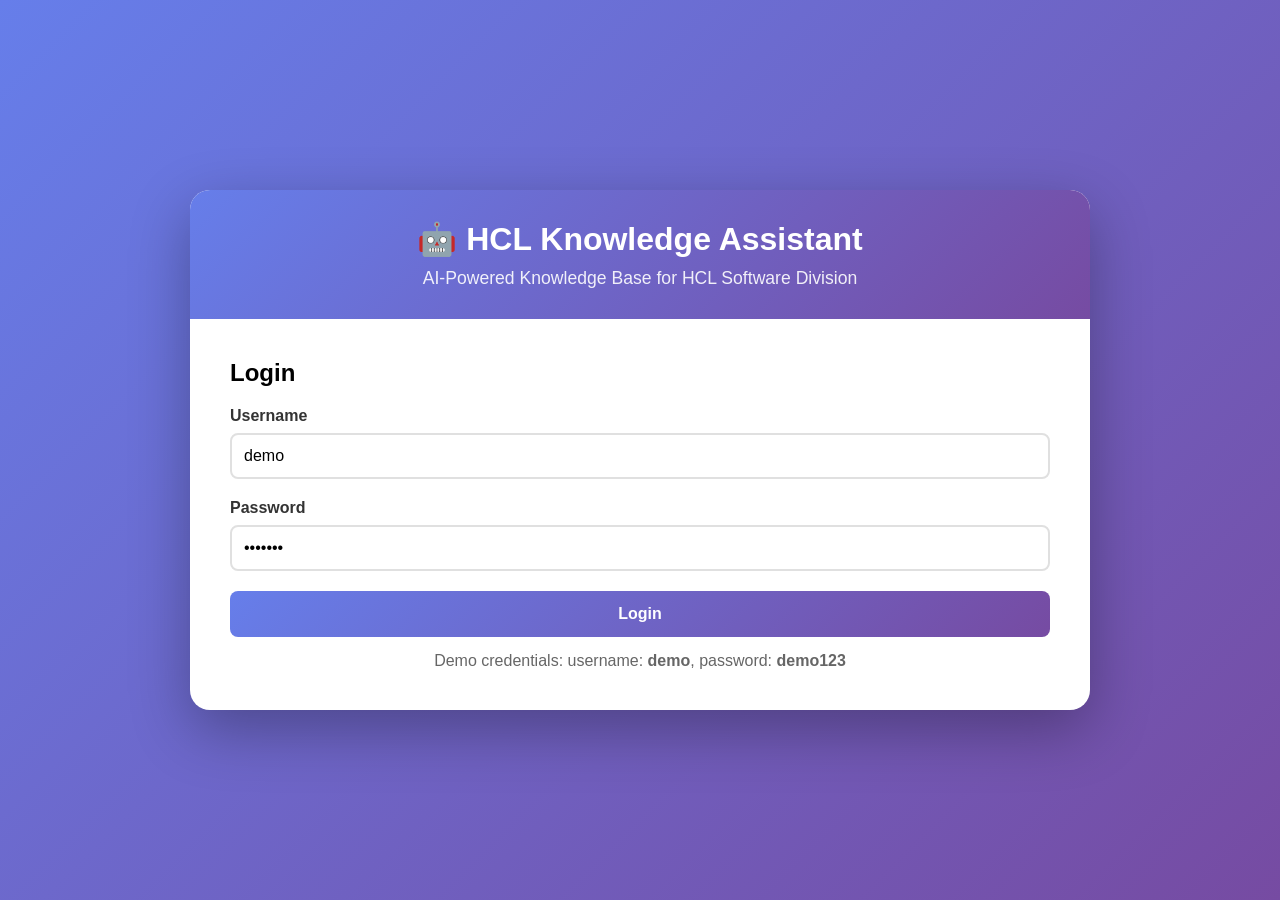
<file: day10_project/frontend/index.html>
<!doctype html>
<html lang="en">
  <head>
    <meta charset="UTF-8" />
    <meta name="viewport" content="width=device-width, initial-scale=1.0" />
    <title>HCL Knowledge Assistant</title>
    <style>
      * {
        margin: 0;
        padding: 0;
        box-sizing: border-box;
      }

      body {
        font-family: "Segoe UI", Tahoma, Geneva, Verdana, sans-serif;
        background: linear-gradient(135deg, #667eea 0%, #764ba2 100%);
        min-height: 100vh;
        display: flex;
        justify-content: center;
        align-items: center;
        padding: 20px;
      }

      .container {
        background: white;
        border-radius: 20px;
        box-shadow: 0 20px 60px rgba(0, 0, 0, 0.3);
        max-width: 900px;
        width: 100%;
        overflow: hidden;
      }

      .header {
        background: linear-gradient(135deg, #667eea 0%, #764ba2 100%);
        color: white;
        padding: 30px;
        text-align: center;
      }

      .header h1 {
        font-size: 2em;
        margin-bottom: 10px;
      }

      .header p {
        opacity: 0.9;
        font-size: 1.1em;
      }

      .login-section {
        padding: 40px;
        display: none;
      }

      .login-section.active {
        display: block;
      }

      .chat-section {
        display: none;
      }

      .chat-section.active {
        display: block;
      }

      .input-group {
        margin-bottom: 20px;
      }

      .input-group label {
        display: block;
        margin-bottom: 8px;
        font-weight: 600;
        color: #333;
      }

      .input-group input,
      .input-group select {
        width: 100%;
        padding: 12px;
        border: 2px solid #e0e0e0;
        border-radius: 8px;
        font-size: 1em;
        transition: border-color 0.3s;
      }

      .input-group input:focus,
      .input-group select:focus {
        outline: none;
        border-color: #667eea;
      }

      .btn {
        background: linear-gradient(135deg, #667eea 0%, #764ba2 100%);
        color: white;
        padding: 14px 30px;
        border: none;
        border-radius: 8px;
        font-size: 1em;
        font-weight: 600;
        cursor: pointer;
        width: 100%;
        transition: transform 0.2s;
      }

      .btn:hover {
        transform: translateY(-2px);
      }

      .btn:active {
        transform: translateY(0);
      }

      .chat-container {
        height: 500px;
        overflow-y: auto;
        padding: 20px;
        background: #f8f9fa;
      }

      .message {
        margin-bottom: 20px;
        padding: 15px;
        border-radius: 12px;
        max-width: 80%;
        animation: fadeIn 0.3s;
      }

      @keyframes fadeIn {
        from {
          opacity: 0;
          transform: translateY(10px);
        }
        to {
          opacity: 1;
          transform: translateY(0);
        }
      }

      .message.user {
        background: linear-gradient(135deg, #667eea 0%, #764ba2 100%);
        color: white;
        margin-left: auto;
      }

      .message.assistant {
        background: white;
        box-shadow: 0 2px 8px rgba(0, 0, 0, 0.1);
      }

      .message.assistant .sources {
        margin-top: 10px;
        padding-top: 10px;
        border-top: 1px solid #e0e0e0;
        font-size: 0.9em;
        color: #666;
      }

      .input-area {
        padding: 20px;
        background: white;
        border-top: 1px solid #e0e0e0;
        display: flex;
        gap: 10px;
      }

      .input-area input {
        flex: 1;
        padding: 12px;
        border: 2px solid #e0e0e0;
        border-radius: 8px;
        font-size: 1em;
      }

      .input-area button {
        padding: 12px 24px;
        background: linear-gradient(135deg, #667eea 0%, #764ba2 100%);
        color: white;
        border: none;
        border-radius: 8px;
        cursor: pointer;
        font-weight: 600;
      }

      .stats {
        padding: 20px;
        display: grid;
        grid-template-columns: repeat(auto-fit, minmax(150px, 1fr));
        gap: 15px;
        background: #f8f9fa;
      }

      .stat-card {
        background: white;
        padding: 15px;
        border-radius: 8px;
        text-align: center;
        box-shadow: 0 2px 8px rgba(0, 0, 0, 0.1);
      }

      .stat-card .value {
        font-size: 2em;
        font-weight: bold;
        color: #667eea;
      }

      .stat-card .label {
        font-size: 0.9em;
        color: #666;
        margin-top: 5px;
      }

      .mode-selector {
        padding: 20px;
        background: white;
      }

      .error {
        background: #fee;
        color: #c33;
        padding: 15px;
        border-radius: 8px;
        margin-bottom: 20px;
      }

      .loading {
        text-align: center;
        padding: 20px;
        color: #667eea;
      }
    </style>
  </head>
  <body>
    <div class="container">
      <div class="header">
        <h1>🤖 HCL Knowledge Assistant</h1>
        <p>AI-Powered Knowledge Base for HCL Software Division</p>
      </div>

      <!-- Login Section -->
      <div class="login-section active" id="loginSection">
        <h2 style="margin-bottom: 20px">Login</h2>
        <div id="loginError" class="error" style="display: none"></div>
        <div class="input-group">
          <label>Username</label>
          <input
            type="text"
            id="username"
            placeholder="Enter username"
            value="demo"
          />
        </div>
        <div class="input-group">
          <label>Password</label>
          <input
            type="password"
            id="password"
            placeholder="Enter password"
            value="demo123"
          />
        </div>
        <button class="btn" onclick="login()">Login</button>
        <p style="margin-top: 15px; text-align: center; color: #666">
          Demo credentials: username: <strong>demo</strong>, password:
          <strong>demo123</strong>
        </p>
      </div>

      <!-- Chat Section -->
      <div class="chat-section" id="chatSection">
        <div class="stats" id="stats">
          <div class="stat-card">
            <div class="value">0</div>
            <div class="label">Queries Today</div>
          </div>
          <div class="stat-card">
            <div class="value">RAG</div>
            <div class="label">Current Mode</div>
          </div>
          <div class="stat-card">
            <div class="value">Online</div>
            <div class="label">Status</div>
          </div>
        </div>

        <div class="mode-selector">
          <label><strong>Query Mode:</strong></label>
          <select
            id="queryMode"
            style="
              width: 100%;
              padding: 10px;
              margin-top: 10px;
              border-radius: 8px;
            "
          >
            <option value="rag">RAG - Document Retrieval</option>
            <option value="agent">Agent - Intelligent Assistant</option>
            <option value="hybrid">Hybrid - Best of Both</option>
          </select>
        </div>

        <div class="chat-container" id="chatContainer">
          <div class="message assistant">
            <strong>HCL Assistant</strong>
            <p>Hello! I'm your HCL Knowledge Assistant. I can help you with:</p>
            <ul style="margin-top: 10px; margin-left: 20px">
              <li>Product information (DX, Domino, AppScan, etc.)</li>
              <li>Employee policies and benefits</li>
              <li>IT support and troubleshooting</li>
              <li>Company information and contacts</li>
            </ul>
            <p style="margin-top: 10px">
              Try asking: "What is the leave policy?" or "Tell me about HCL DX"
            </p>
          </div>
        </div>

        <div class="input-area">
          <input
            type="text"
            id="queryInput"
            placeholder="Ask me anything about HCL..."
            onkeypress="if (event.key === 'Enter') sendQuery();"
          />
          <button onclick="sendQuery()">Send</button>
        </div>
      </div>
    </div>

    <script>
      let token = null;

      // 1. ROBUST LOGIN FUNCTION
      async function login() {
        const username = document.getElementById("username").value;
        const password = document.getElementById("password").value;
        const errorDiv = document.getElementById("loginError");
        const btn = document.querySelector(".login-section .btn");

        // Show loading state on button
        btn.textContent = "Logging in...";
        btn.disabled = true;

        try {
          const formData = new FormData();
          formData.append("username", username);
          formData.append("password", password);

          const response = await fetch(
            "http://localhost:8000/api/v1/auth/login",
            {
              method: "POST",
              body: formData,
            },
          );

          if (response.ok) {
            const data = await response.json();
            token = data.access_token;

            // Switch screens
            document.getElementById("loginSection").classList.remove("active");
            document.getElementById("chatSection").classList.add("active");

            // Load stats immediately
            loadStats();
          } else {
            errorDiv.textContent = "Invalid credentials. Try: demo/demo123";
            errorDiv.style.display = "block";
            btn.textContent = "Login";
            btn.disabled = false;
          }
        } catch (error) {
          errorDiv.textContent =
            "Error connecting to server. Is Docker running?";
          errorDiv.style.display = "block";
          btn.textContent = "Login";
          btn.disabled = false;
          console.error("Login Error:", error);
        }
      }

      // 2. FIXED QUERY FUNCTION (No more 'null' errors)
      async function sendQuery() {
        const input = document.getElementById("queryInput");
        const query = input.value.trim();

        if (!query) return;

        const chatContainer = document.getElementById("chatContainer");
        const mode = document.getElementById("queryMode").value;

        // Add USER message
        // We use 'insertAdjacentHTML' instead of 'innerHTML +=' to prevent breaking existing elements
        chatContainer.insertAdjacentHTML(
          "beforeend",
          `
                <div class="message user">
                    <strong>You</strong>
                    <p>${query}</p>
                </div>
            `,
        );

        // Add LOADING indicator
        const loadingId = "loading-" + Date.now();
        chatContainer.insertAdjacentHTML(
          "beforeend",
          `<div class="loading" id="${loadingId}">🤔 Thinking...</div>`,
        );
        chatContainer.scrollTop = chatContainer.scrollHeight;

        input.value = "";

        try {
          // FETCH Request
          const response = await fetch("http://localhost:8000/api/v1/query", {
            method: "POST",
            headers: {
              "Content-Type": "application/json",
              Authorization: `Bearer ${token}`,
            },
            body: JSON.stringify({
              query: query,
              mode: mode,
              max_results: 5,
            }),
          });

          // Remove loading safely
          const loader = document.getElementById(loadingId);
          if (loader) loader.remove();

          if (response.ok) {
            const data = await response.json();

            // Format the confidence score
            const confidence = data.confidence
              ? (data.confidence * 100).toFixed(0) + "%"
              : "N/A";
            const time = data.processing_time
              ? data.processing_time.toFixed(2) + "s"
              : "0s";

            chatContainer.insertAdjacentHTML(
              "beforeend",
              `
                        <div class="message assistant">
                            <strong>HCL Assistant</strong>
                            <p>${data.answer.replace(/\n/g, "<br>")}</p>
                            <div class="sources">
                                <strong>Sources:</strong> ${data.sources.length} items found (${data.mode_used} mode)
                                <br><small>Confidence: ${confidence} | Time: ${time}</small>
                            </div>
                        </div>
                    `,
            );
          } else {
            throw new Error(`Server responded with ${response.status}`);
          }
        } catch (error) {
          // Safe error handling - ensure loader is gone
          const loader = document.getElementById(loadingId);
          if (loader) loader.remove();

          console.error("Query Error:", error);
          chatContainer.insertAdjacentHTML(
            "beforeend",
            `
                    <div class="message assistant">
                        <strong>Error</strong>
                        <p>Could not reach the AI. Is the backend running?</p>
                        <small style="color:red">${error.message}</small>
                    </div>
                `,
          );
        }

        chatContainer.scrollTop = chatContainer.scrollHeight;
      }

      // 3. STATS FUNCTION
      async function loadStats() {
        try {
          const response = await fetch("http://localhost:8000/api/v1/stats", {
            headers: { Authorization: `Bearer ${token}` },
          });

          if (response.ok) {
            const data = await response.json();
            const statsDiv = document.getElementById("stats");
            statsDiv.innerHTML = `
                        <div class="stat-card">
                            <div class="value">${data.total_queries || 0}</div>
                            <div class="label">Queries Today</div>
                        </div>
                        <div class="stat-card">
                            <div class="value">Active</div>
                            <div class="label">System Status</div>
                        </div>
                        <div class="stat-card">
                            <div class="value" style="color:green">Online</div>
                            <div class="label">AI Engine</div>
                        </div>
                    `;
          }
        } catch (error) {
          console.log("Stats not available yet");
        }
      }
    </script>
  </body>
</html>
</file>
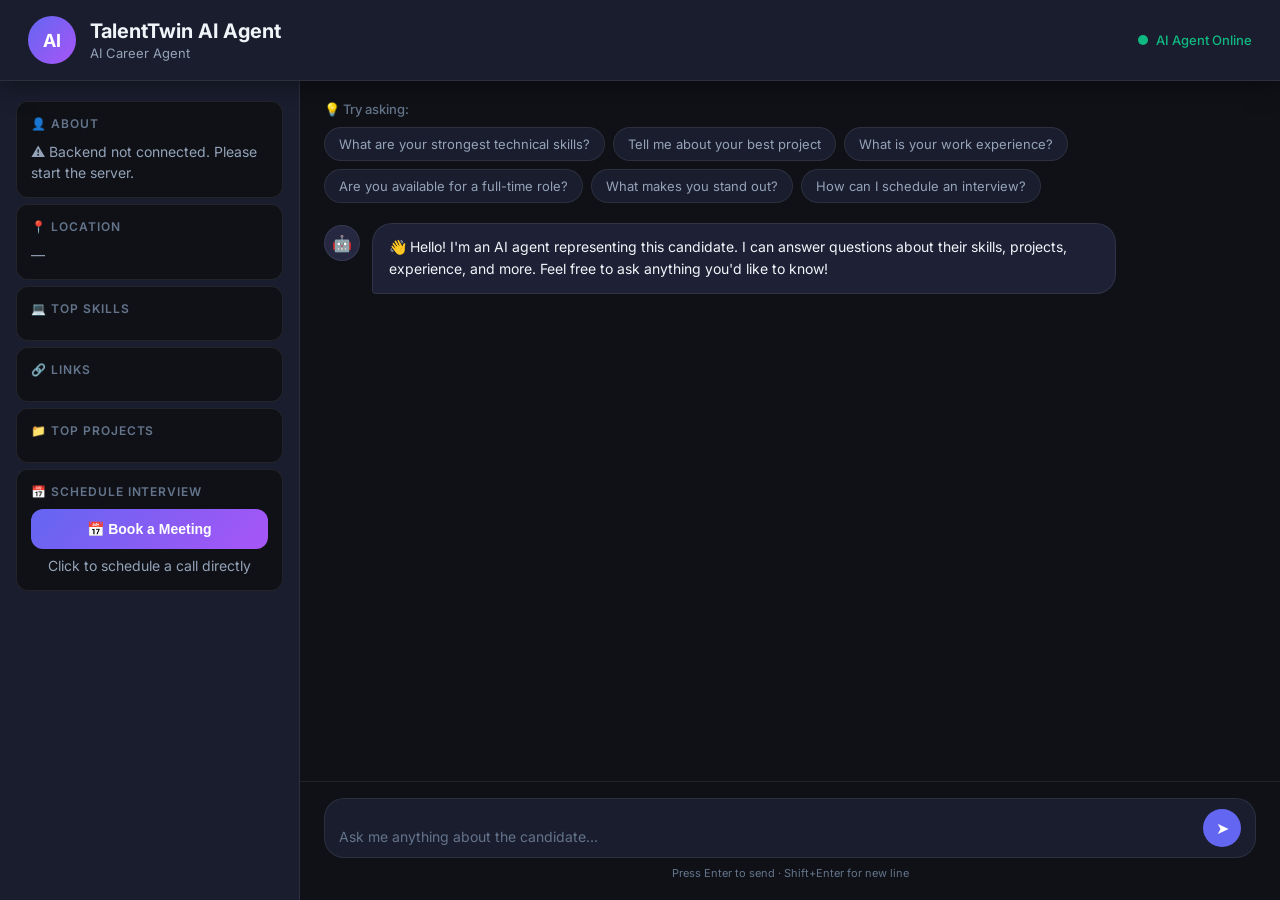
<file: milestone9/frontend/index.html>
<!DOCTYPE html>
<html lang="en">
<head>
  <meta charset="UTF-8" />
  <meta name="viewport" content="width=device-width, initial-scale=1.0" />
  <title>TalentTwin — AI Career Agent</title>
  <link rel="stylesheet" href="styles.css" />
  <!-- Google Fonts for clean typography -->
  <link href="https://fonts.googleapis.com/css2?family=Inter:wght@400;500;600;700&display=swap" rel="stylesheet" />
</head>

<body>

  <!-- ════════════════════════════════════════════
       HEADER — Name, title, status
  ════════════════════════════════════════════ -->
  <header class="header">
    <div class="header-left">
      <!-- Avatar circle with initials (filled by JS) -->
      <div class="avatar" id="avatar">AI</div>
      <div class="header-info">
        <h1 id="candidate-name">Loading profile...</h1>
        <p id="candidate-title">AI Career Agent</p>
      </div>
    </div>
    <div class="header-right">
      <!-- Green dot = AI is online and ready -->
      <span class="status-dot"></span>
      <span class="status-text">AI Agent Online</span>
    </div>
  </header>

  <!-- ════════════════════════════════════════════
       MAIN LAYOUT — Sidebar + Chat
  ════════════════════════════════════════════ -->
  <div class="app-container">

    <!-- LEFT SIDEBAR — Profile info -->
    <aside class="sidebar">
      <div class="sidebar-section">
        <h3>👤 About</h3>
        <p id="bio-text">Loading...</p>
      </div>

      <div class="sidebar-section">
        <h3>📍 Location</h3>
        <p id="location-text">—</p>
      </div>

      <div class="sidebar-section">
        <h3>💻 Top Skills</h3>
        <div id="skills-tags" class="tags-container"></div>
      </div>

      <div class="sidebar-section">
        <h3>🔗 Links</h3>
        <div id="links-container"></div>
      </div>

      <div class="sidebar-section">
        <h3>📁 Top Projects</h3>
        <div id="projects-list"></div>
      </div>

      <!-- ── CALENDLY BUTTON ── -->
      <div class="sidebar-section">
        <h3>📅 Schedule Interview</h3>
        <button class="calendly-btn" id="calendly-btn" onclick="openCalendly()">
          📅 Book a Meeting
        </button>
        <p class="calendly-hint">Click to schedule a call directly</p>
      </div>
    </aside>

    <!-- RIGHT PANEL — Chat Interface -->
    <main class="chat-panel">

      <!-- Suggested questions (quick-start buttons) -->
      <div class="suggestions" id="suggestions">
        <p class="suggestions-label">💡 Try asking:</p>
        <div class="suggestions-grid">
          <button class="suggestion-btn" onclick="sendSuggestion('What are your strongest technical skills?')">
            What are your strongest technical skills?
          </button>
          <button class="suggestion-btn" onclick="sendSuggestion('Tell me about your best GitHub project')">
            Tell me about your best project
          </button>
          <button class="suggestion-btn" onclick="sendSuggestion('What is your work experience?')">
            What is your work experience?
          </button>
          <button class="suggestion-btn" onclick="sendSuggestion('Are you available for a full-time role?')">
            Are you available for a full-time role?
          </button>
          <button class="suggestion-btn" onclick="sendSuggestion('What makes you stand out from other candidates?')">
            What makes you stand out?
          </button>
          <button class="suggestion-btn" onclick="sendSuggestion('How can I schedule an interview?')">
            How can I schedule an interview?
          </button>
        </div>
      </div>

      <!-- Chat messages area -->
      <div class="chat-messages" id="chat-messages">
        <!-- Messages are added here dynamically by app.js -->
      </div>

      <!-- Input area at the bottom -->
      <div class="chat-input-area">
        <div class="input-wrapper">
          <textarea
            id="question-input"
            class="question-input"
            placeholder="Ask me anything about the candidate..."
            rows="1"
            onkeydown="handleKeyDown(event)"
            oninput="autoResize(this)"
          ></textarea>
          <button class="send-btn" id="send-btn" onclick="sendMessage()">
            <span id="send-icon">➤</span>
          </button>
        </div>
        <p class="input-hint">Press Enter to send · Shift+Enter for new line</p>
      </div>

    </main>
  </div>

  <!-- ════════════════════════════════════════════
       CALENDLY MODAL — Opens when button clicked
  ════════════════════════════════════════════ -->
  <div class="modal-overlay" id="calendly-modal" onclick="closeCalendly(event)">
    <div class="modal-content">
      <div class="modal-header">
        <h2>📅 Schedule an Interview</h2>
        <button class="modal-close" onclick="closeCalendly()">✕</button>
      </div>
      <!-- Calendly embed goes here -->
      <div id="calendly-embed-container">
        <!-- The Calendly widget is loaded dynamically by JS -->
      </div>
    </div>
  </div>

  <script src="app.js"></script>
</body>
</html>
</file>
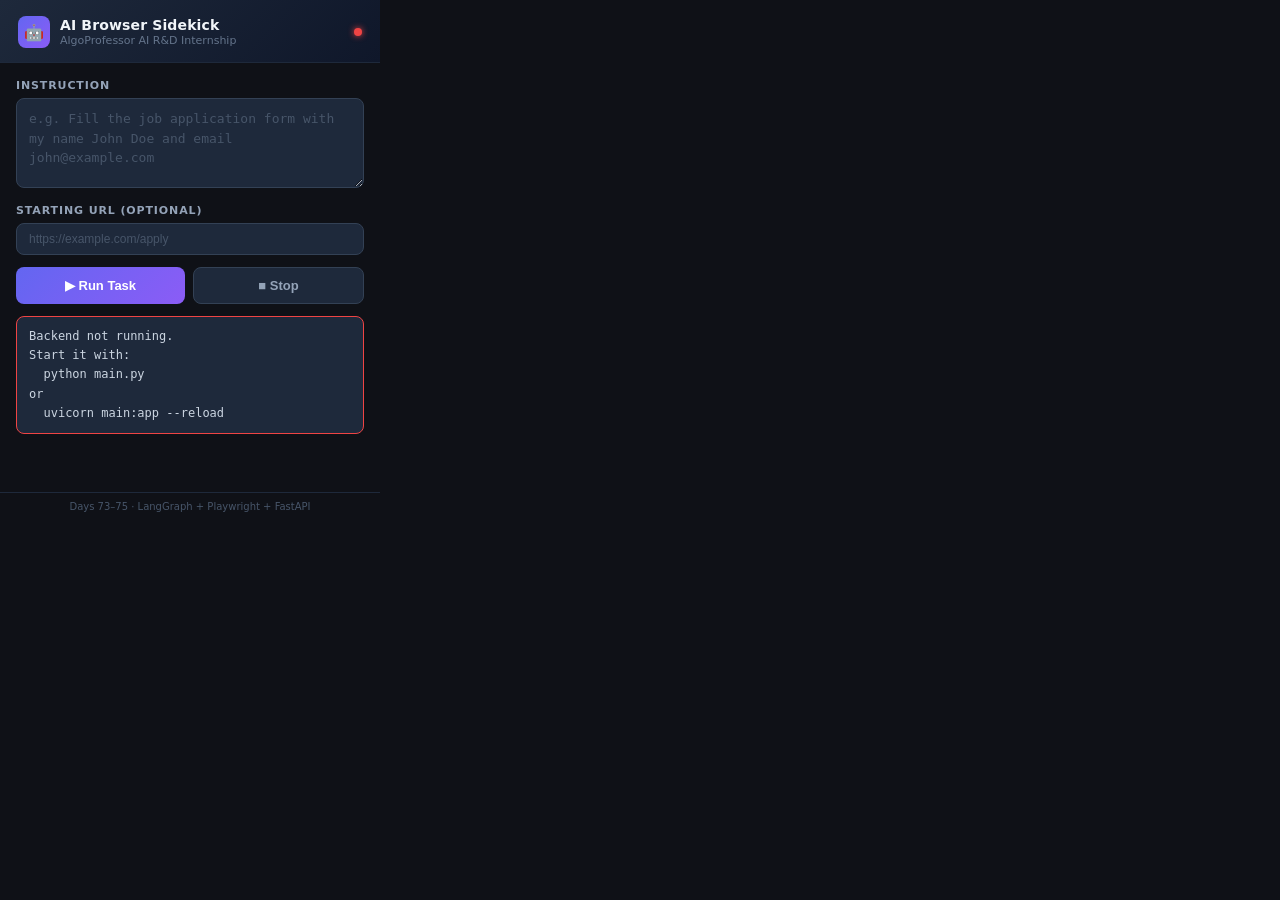
<file: milestone 11/extension/popup.html>
<!doctype html>
<html lang="en">
  <head>
    <meta charset="UTF-8" />
    <meta name="viewport" content="width=device-width, initial-scale=1.0" />
    <title>AI Browser Sidekick</title>
    <style>
      /* ── Reset & Base ──────────────────────────────────────────────────── */
      *,
      *::before,
      *::after {
        box-sizing: border-box;
        margin: 0;
        padding: 0;
      }

      body {
        width: 380px;
        min-height: 520px;
        font-family: "Segoe UI", system-ui, sans-serif;
        background: #0f1117;
        color: #e2e8f0;
        display: flex;
        flex-direction: column;
      }

      /* ── Header ────────────────────────────────────────────────────────── */
      .header {
        background: linear-gradient(135deg, #1e293b 0%, #0f172a 100%);
        padding: 16px 18px 14px;
        border-bottom: 1px solid #1e293b;
        display: flex;
        align-items: center;
        gap: 10px;
      }

      .header-icon {
        width: 32px;
        height: 32px;
        background: linear-gradient(135deg, #6366f1, #8b5cf6);
        border-radius: 8px;
        display: flex;
        align-items: center;
        justify-content: center;
        font-size: 16px;
      }

      .header-text h1 {
        font-size: 14px;
        font-weight: 700;
        color: #f1f5f9;
        letter-spacing: 0.01em;
      }

      .header-text p {
        font-size: 11px;
        color: #64748b;
        margin-top: 1px;
      }

      .status-dot {
        margin-left: auto;
        width: 8px;
        height: 8px;
        border-radius: 50%;
        background: #22c55e;
        box-shadow: 0 0 6px #22c55e;
      }
      .status-dot.offline {
        background: #ef4444;
        box-shadow: 0 0 6px #ef4444;
      }

      /* ── Main Content ──────────────────────────────────────────────────── */
      .main {
        flex: 1;
        padding: 16px;
        display: flex;
        flex-direction: column;
        gap: 12px;
      }

      /* ── Instruction Input ─────────────────────────────────────────────── */
      .input-group label {
        display: block;
        font-size: 11px;
        font-weight: 600;
        color: #94a3b8;
        text-transform: uppercase;
        letter-spacing: 0.08em;
        margin-bottom: 6px;
      }

      #instruction {
        width: 100%;
        min-height: 90px;
        background: #1e293b;
        border: 1px solid #334155;
        border-radius: 8px;
        color: #f1f5f9;
        font-size: 13px;
        line-height: 1.5;
        padding: 10px 12px;
        resize: vertical;
        outline: none;
        transition: border-color 0.2s;
      }
      #instruction:focus {
        border-color: #6366f1;
      }
      #instruction::placeholder {
        color: #475569;
      }

      /* ── URL Input ─────────────────────────────────────────────────────── */
      #url-input {
        width: 100%;
        background: #1e293b;
        border: 1px solid #334155;
        border-radius: 8px;
        color: #f1f5f9;
        font-size: 12px;
        padding: 8px 12px;
        outline: none;
        transition: border-color 0.2s;
      }
      #url-input:focus {
        border-color: #6366f1;
      }
      #url-input::placeholder {
        color: #475569;
      }

      /* ── Buttons ───────────────────────────────────────────────────────── */
      .btn-row {
        display: flex;
        gap: 8px;
      }

      .btn {
        flex: 1;
        padding: 10px;
        border: none;
        border-radius: 8px;
        font-size: 13px;
        font-weight: 600;
        cursor: pointer;
        transition: all 0.15s;
      }

      .btn-primary {
        background: linear-gradient(135deg, #6366f1, #8b5cf6);
        color: white;
      }
      .btn-primary:hover {
        transform: translateY(-1px);
        box-shadow: 0 4px 12px rgba(99, 102, 241, 0.4);
      }
      .btn-primary:active {
        transform: translateY(0);
      }
      .btn-primary:disabled {
        opacity: 0.5;
        cursor: not-allowed;
        transform: none;
      }

      .btn-secondary {
        background: #1e293b;
        border: 1px solid #334155;
        color: #94a3b8;
      }
      .btn-secondary:hover {
        background: #334155;
        color: #e2e8f0;
      }

      /* ── Progress Panel ────────────────────────────────────────────────── */
      #progress-panel {
        background: #1e293b;
        border: 1px solid #334155;
        border-radius: 8px;
        padding: 10px 12px;
        display: none;
        flex-direction: column;
        gap: 6px;
      }
      #progress-panel.visible {
        display: flex;
      }

      .progress-header {
        display: flex;
        align-items: center;
        gap: 6px;
        font-size: 11px;
        font-weight: 600;
        color: #94a3b8;
        text-transform: uppercase;
        letter-spacing: 0.08em;
      }

      .spinner {
        width: 12px;
        height: 12px;
        border: 2px solid #334155;
        border-top-color: #6366f1;
        border-radius: 50%;
        animation: spin 0.8s linear infinite;
      }
      @keyframes spin {
        to {
          transform: rotate(360deg);
        }
      }

      #steps-list {
        list-style: none;
        display: flex;
        flex-direction: column;
        gap: 4px;
        max-height: 180px;
        overflow-y: auto;
      }

      #steps-list li {
        font-size: 11px;
        color: #94a3b8;
        padding: 4px 6px;
        border-radius: 4px;
        background: #0f1117;
        border-left: 2px solid #334155;
        word-break: break-word;
      }
      #steps-list li.done {
        border-left-color: #22c55e;
        color: #86efac;
      }
      #steps-list li.error {
        border-left-color: #ef4444;
        color: #fca5a5;
      }
      #steps-list li.thinking {
        border-left-color: #6366f1;
        color: #a5b4fc;
        font-style: italic;
      }
      #steps-list li.tool {
        border-left-color: #f59e0b;
        color: #fcd34d;
      }

            /* ── Result Panel ──────────────────────────────────────────────────── */
      #result-panel {
        background: #1e293b;
        border: 1px solid #334155;
        border-radius: 8px;
        padding: 10px 12px;
        display: none;
      }
      #result-panel.visible {
        display: block;
      }
      #result-panel.success {
        border-color: #22c55e;
      }
      #result-panel.error {
        border-color: #ef4444;
      }

      #result-text {
        font-size: 12px;
        line-height: 1.6;
        color: #cbd5e1;
        white-space: pre-wrap;
        word-break: break-word;
      }

      /* ── Footer ────────────────────────────────────────────────────────── */
      .footer {
        padding: 8px 16px;
        border-top: 1px solid #1e293b;
        font-size: 10px;
        color: #475569;
        text-align: center;
      }

      /* ── Scrollbar ─────────────────────────────────────────────────────── */
      ::-webkit-scrollbar {
        width: 4px;
      }
      ::-webkit-scrollbar-track {
        background: transparent;
      }
      ::-webkit-scrollbar-thumb {
        background: #334155;
        border-radius: 2px;
      }
    </style>
  </head>
  <body>
    <!-- Header -->
    <div class="header">
      <div class="header-icon">🤖</div>
      <div class="header-text">
        <h1>AI Browser Sidekick</h1>
        <p>AlgoProfessor AI R&D Internship</p>
      </div>
      <div class="status-dot" id="status-dot" title="Backend status"></div>
    </div>

    <!-- Main -->
    <div class="main">
      <!-- Instruction -->
      <div class="input-group">
        <label>Instruction</label>
        <textarea
          id="instruction"
          placeholder="e.g. Fill the job application form with my name John Doe and email john@example.com"
        ></textarea>
      </div>

      <!-- URL -->
      <div class="input-group">
        <label>Starting URL (optional)</label>
        <input
          type="url"
          id="url-input"
          placeholder="https://example.com/apply"
        />
      </div>

      <!-- Buttons -->
      <div class="btn-row">
        <button class="btn btn-primary" id="run-btn">▶ Run Task</button>
        <button class="btn btn-secondary" id="stop-btn">■ Stop</button>
      </div>

      <!-- Progress -->
      <div id="progress-panel">
        <div class="progress-header">
          <div class="spinner" id="spinner"></div>
          <span>Agent working...</span>
        </div>
        <ul id="steps-list"></ul>
      </div>

      <!-- Result -->
      <div id="result-panel">
        <pre id="result-text"></pre>
      </div>
    </div>

    <!-- Footer -->
    <div class="footer">Days 73–75 · LangGraph + Playwright + FastAPI</div>

    <script src="popup.js"></script>
  </body>
</html>
</file>
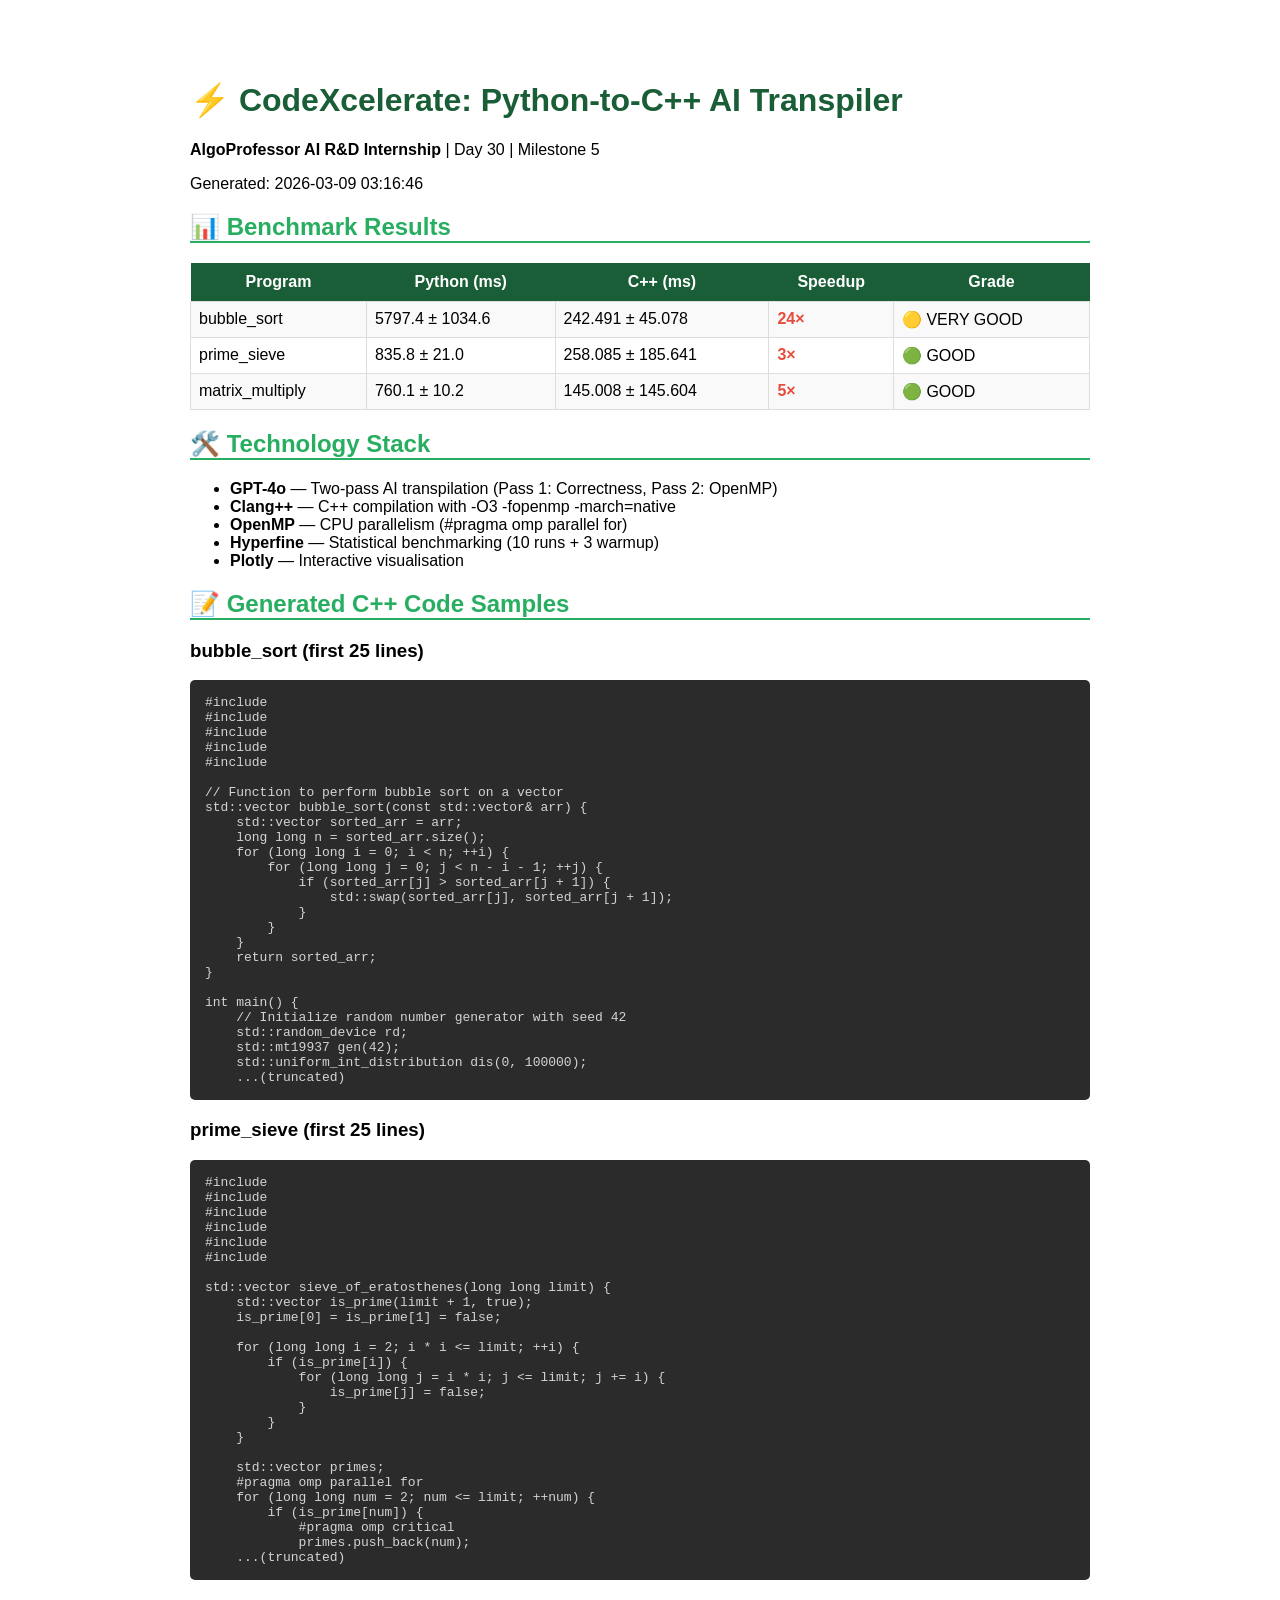
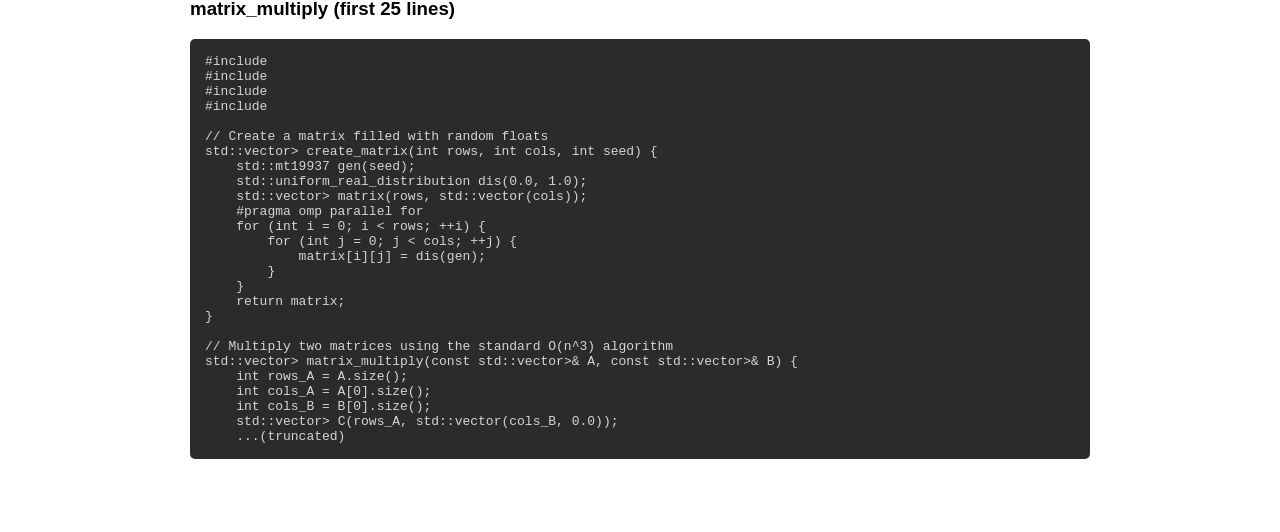
<file: Milestone_5/output/codexcelerate_report_20260309_031646.html>
<!DOCTYPE html>
<html>
<head>
    <title>CodeXcelerate — Day 30 Milestone Report</title>
    <style>
        body { font-family: Arial, sans-serif; max-width: 900px; margin: 40px auto; padding: 20px; }
        h1   { color: #1a5e38; }
        h2   { color: #27ae60; border-bottom: 2px solid #27ae60; }
        table { border-collapse: collapse; width: 100%; margin: 20px 0; }
        th    { background: #1a5e38; color: white; padding: 10px; }
        td    { border: 1px solid #ddd; padding: 8px; }
        tr:nth-child(even) { background: #f9f9f9; }
        .speedup { font-weight: bold; color: #e74c3c; }
        pre  { background: #2b2b2b; color: #d4d4d4; padding: 15px; border-radius: 5px; overflow-x: auto; }
    </style>
</head>
<body>
    <h1>⚡ CodeXcelerate: Python-to-C++ AI Transpiler</h1>
    <p><strong>AlgoProfessor AI R&D Internship</strong> | Day 30 | Milestone 5</p>
    <p>Generated: 2026-03-09 03:16:46</p>

    <h2>📊 Benchmark Results</h2>
    <table>
        <tr><th>Program</th><th>Python (ms)</th><th>C++ (ms)</th><th>Speedup</th><th>Grade</th></tr>

        <tr>
            <td>bubble_sort</td>
            <td>5797.4 ± 1034.6</td>
            <td>242.491 ± 45.078</td>
            <td class='speedup'>24×</td>
            <td>🟡 VERY GOOD</td>
        </tr>
        <tr>
            <td>prime_sieve</td>
            <td>835.8 ± 21.0</td>
            <td>258.085 ± 185.641</td>
            <td class='speedup'>3×</td>
            <td>🟢 GOOD</td>
        </tr>
        <tr>
            <td>matrix_multiply</td>
            <td>760.1 ± 10.2</td>
            <td>145.008 ± 145.604</td>
            <td class='speedup'>5×</td>
            <td>🟢 GOOD</td>
        </tr>
    </table>

    <h2>🛠️ Technology Stack</h2>
    <ul>
        <li><strong>GPT-4o</strong> — Two-pass AI transpilation (Pass 1: Correctness, Pass 2: OpenMP)</li>
        <li><strong>Clang++</strong> — C++ compilation with -O3 -fopenmp -march=native</li>
        <li><strong>OpenMP</strong> — CPU parallelism (#pragma omp parallel for)</li>
        <li><strong>Hyperfine</strong> — Statistical benchmarking (10 runs + 3 warmup)</li>
        <li><strong>Plotly</strong> — Interactive visualisation</li>
    </ul>

    <h2>📝 Generated C++ Code Samples</h2>

    <h3>bubble_sort (first 25 lines)</h3>
    <pre>#include <omp.h>
#include <iostream>
#include <vector>
#include <random>
#include <algorithm>

// Function to perform bubble sort on a vector
std::vector<long long> bubble_sort(const std::vector<long long>& arr) {
    std::vector<long long> sorted_arr = arr;
    long long n = sorted_arr.size();
    for (long long i = 0; i < n; ++i) {
        for (long long j = 0; j < n - i - 1; ++j) {
            if (sorted_arr[j] > sorted_arr[j + 1]) {
                std::swap(sorted_arr[j], sorted_arr[j + 1]);
            }
        }
    }
    return sorted_arr;
}

int main() {
    // Initialize random number generator with seed 42
    std::random_device rd;
    std::mt19937 gen(42);
    std::uniform_int_distribution<long long> dis(0, 100000);
    ...(truncated)</pre>
    
    <h3>prime_sieve (first 25 lines)</h3>
    <pre>#include <omp.h>
#include <iostream>
#include <vector>
#include <random>
#include <numeric>
#include <algorithm>

std::vector<long long> sieve_of_eratosthenes(long long limit) {
    std::vector<bool> is_prime(limit + 1, true);
    is_prime[0] = is_prime[1] = false;

    for (long long i = 2; i * i <= limit; ++i) {
        if (is_prime[i]) {
            for (long long j = i * i; j <= limit; j += i) {
                is_prime[j] = false;
            }
        }
    }

    std::vector<long long> primes;
    #pragma omp parallel for
    for (long long num = 2; num <= limit; ++num) {
        if (is_prime[num]) {
            #pragma omp critical
            primes.push_back(num);
    ...(truncated)</pre>
    
    <h3>matrix_multiply (first 25 lines)</h3>
    <pre>#include <omp.h>
#include <iostream>
#include <vector>
#include <random>

// Create a matrix filled with random floats
std::vector<std::vector<double>> create_matrix(int rows, int cols, int seed) {
    std::mt19937 gen(seed);
    std::uniform_real_distribution<double> dis(0.0, 1.0);
    std::vector<std::vector<double>> matrix(rows, std::vector<double>(cols));
    #pragma omp parallel for
    for (int i = 0; i < rows; ++i) {
        for (int j = 0; j < cols; ++j) {
            matrix[i][j] = dis(gen);
        }
    }
    return matrix;
}

// Multiply two matrices using the standard O(n^3) algorithm
std::vector<std::vector<double>> matrix_multiply(const std::vector<std::vector<double>>& A, const std::vector<std::vector<double>>& B) {
    int rows_A = A.size();
    int cols_A = A[0].size();
    int cols_B = B[0].size();
    std::vector<std::vector<double>> C(rows_A, std::vector<double>(cols_B, 0.0));
    ...(truncated)</pre>
    </body></html>
</file>
<file: milestone9/frontend/styles.css>
/* ═══════════════════════════════════════════
   TalentTwin AI Agent — Stylesheet
   Clean, professional, dark-themed UI
   ═══════════════════════════════════════════ */

/* ── CSS Variables (Design Tokens) ── */
:root {
  --bg-primary:    #0f1117;   /* Main background (very dark) */
  --bg-secondary:  #1a1d2e;   /* Cards and panels */
  --bg-tertiary:   #252840;   /* Hover states, input backgrounds */
  --accent:        #6366f1;   /* Purple/indigo brand color */
  --accent-light:  #818cf8;   /* Lighter accent for hover */
  --accent-glow:   rgba(99, 102, 241, 0.15); /* Soft glow */
  --text-primary:  #f1f5f9;   /* Main text */
  --text-secondary:#94a3b8;   /* Muted text */
  --text-muted:    #64748b;   /* Very muted text */
  --border:        rgba(255, 255, 255, 0.08); /* Subtle borders */
  --success:       #10b981;   /* Green for online status */
  --user-bubble:   #6366f1;   /* User message bubble color */
  --ai-bubble:     #1e2035;   /* AI message bubble color */
  --radius:        12px;      /* Standard border radius */
  --radius-lg:     20px;      /* Large border radius */
  --shadow:        0 4px 24px rgba(0,0,0,0.4);
}

/* ── Reset & Base ── */
*, *::before, *::after {
  box-sizing: border-box;
  margin: 0;
  padding: 0;
}

body {
  font-family: 'Inter', -apple-system, BlinkMacSystemFont, sans-serif;
  background: var(--bg-primary);
  color: var(--text-primary);
  height: 100vh;
  overflow: hidden;
  display: flex;
  flex-direction: column;
}

/* ════════════════════════════════════════════
   HEADER
   ════════════════════════════════════════════ */
.header {
  display: flex;
  align-items: center;
  justify-content: space-between;
  padding: 16px 28px;
  background: var(--bg-secondary);
  border-bottom: 1px solid var(--border);
  box-shadow: var(--shadow);
  z-index: 10;
  flex-shrink: 0;
}

.header-left {
  display: flex;
  align-items: center;
  gap: 14px;
}

.avatar {
  width: 48px;
  height: 48px;
  border-radius: 50%;
  background: linear-gradient(135deg, var(--accent), #a855f7);
  display: flex;
  align-items: center;
  justify-content: center;
  font-weight: 700;
  font-size: 18px;
  color: white;
  flex-shrink: 0;
}

.header-info h1 {
  font-size: 20px;
  font-weight: 700;
  color: var(--text-primary);
  line-height: 1.2;
}

.header-info p {
  font-size: 13px;
  color: var(--text-secondary);
  margin-top: 2px;
}

.header-right {
  display: flex;
  align-items: center;
  gap: 8px;
}

.status-dot {
  width: 10px;
  height: 10px;
  border-radius: 50%;
  background: var(--success);
  animation: pulse 2s infinite;
}

@keyframes pulse {
  0%, 100% { opacity: 1; transform: scale(1); }
  50%       { opacity: 0.6; transform: scale(0.85); }
}

.status-text {
  font-size: 13px;
  color: var(--success);
  font-weight: 500;
}

/* ════════════════════════════════════════════
   MAIN LAYOUT
   ════════════════════════════════════════════ */
.app-container {
  display: flex;
  flex: 1;
  overflow: hidden;
}

/* ════════════════════════════════════════════
   SIDEBAR
   ════════════════════════════════════════════ */
.sidebar {
  width: 300px;
  flex-shrink: 0;
  background: var(--bg-secondary);
  border-right: 1px solid var(--border);
  overflow-y: auto;
  padding: 20px 16px;
  display: flex;
  flex-direction: column;
  gap: 6px;
}

/* Custom scrollbar */
.sidebar::-webkit-scrollbar { width: 4px; }
.sidebar::-webkit-scrollbar-track { background: transparent; }
.sidebar::-webkit-scrollbar-thumb { background: var(--border); border-radius: 4px; }

.sidebar-section {
  padding: 14px;
  background: var(--bg-primary);
  border-radius: var(--radius);
  border: 1px solid var(--border);
}

.sidebar-section h3 {
  font-size: 12px;
  font-weight: 600;
  text-transform: uppercase;
  letter-spacing: 0.08em;
  color: var(--text-muted);
  margin-bottom: 10px;
}

.sidebar-section p {
  font-size: 14px;
  color: var(--text-secondary);
  line-height: 1.5;
}

/* ── Tags (Skills) ── */
.tags-container {
  display: flex;
  flex-wrap: wrap;
  gap: 6px;
}

.tag {
  padding: 4px 10px;
  background: var(--accent-glow);
  border: 1px solid var(--accent);
  border-radius: 20px;
  font-size: 12px;
  color: var(--accent-light);
  font-weight: 500;
}

/* ── Links ── */
.link-item {
  display: flex;
  align-items: center;
  gap: 8px;
  padding: 6px 0;
  border-bottom: 1px solid var(--border);
  text-decoration: none;
  color: var(--accent-light);
  font-size: 13px;
  transition: color 0.2s;
}
.link-item:last-child { border-bottom: none; }
.link-item:hover { color: white; }

/* ── Projects ── */
.project-item {
  padding: 8px 0;
  border-bottom: 1px solid var(--border);
}
.project-item:last-child { border-bottom: none; }

.project-name {
  font-size: 13px;
  font-weight: 600;
  color: var(--text-primary);
  text-decoration: none;
}
.project-name:hover { color: var(--accent-light); }

.project-desc {
  font-size: 12px;
  color: var(--text-muted);
  margin-top: 3px;
  line-height: 1.4;
}

.project-meta {
  display: flex;
  gap: 10px;
  margin-top: 4px;
  font-size: 11px;
  color: var(--text-muted);
}

/* ── Calendly Button ── */
.calendly-btn {
  width: 100%;
  padding: 12px;
  background: linear-gradient(135deg, var(--accent), #a855f7);
  color: white;
  border: none;
  border-radius: var(--radius);
  font-size: 14px;
  font-weight: 600;
  cursor: pointer;
  transition: transform 0.2s, opacity 0.2s;
}
.calendly-btn:hover { opacity: 0.9; transform: translateY(-1px); }
.calendly-btn:active { transform: translateY(0); }

.calendly-hint {
  font-size: 11px;
  color: var(--text-muted);
  text-align: center;
  margin-top: 6px;
}

/* ════════════════════════════════════════════
   CHAT PANEL
   ════════════════════════════════════════════ */
.chat-panel {
  flex: 1;
  display: flex;
  flex-direction: column;
  overflow: hidden;
  position: relative;
}

/* ── Suggestions ── */
.suggestions {
  padding: 20px 24px 0;
  flex-shrink: 0;
}

.suggestions-label {
  font-size: 13px;
  color: var(--text-muted);
  margin-bottom: 10px;
  font-weight: 500;
}

.suggestions-grid {
  display: flex;
  flex-wrap: wrap;
  gap: 8px;
}

.suggestion-btn {
  padding: 8px 14px;
  background: var(--bg-secondary);
  border: 1px solid var(--border);
  border-radius: 20px;
  color: var(--text-secondary);
  font-size: 13px;
  cursor: pointer;
  transition: all 0.2s;
  font-family: inherit;
}
.suggestion-btn:hover {
  border-color: var(--accent);
  color: var(--accent-light);
  background: var(--accent-glow);
}

/* ── Messages ── */
.chat-messages {
  flex: 1;
  overflow-y: auto;
  padding: 20px 24px;
  display: flex;
  flex-direction: column;
  gap: 16px;
}

.chat-messages::-webkit-scrollbar { width: 4px; }
.chat-messages::-webkit-scrollbar-track { background: transparent; }
.chat-messages::-webkit-scrollbar-thumb { background: var(--border); border-radius: 4px; }

/* Message row */
.message {
  display: flex;
  gap: 12px;
  max-width: 85%;
  animation: fadeIn 0.3s ease;
}

@keyframes fadeIn {
  from { opacity: 0; transform: translateY(8px); }
  to   { opacity: 1; transform: translateY(0); }
}

.message.user {
  align-self: flex-end;
  flex-direction: row-reverse;
}

.message.ai {
  align-self: flex-start;
}

/* Avatar in chat */
.msg-avatar {
  width: 36px;
  height: 36px;
  border-radius: 50%;
  display: flex;
  align-items: center;
  justify-content: center;
  font-size: 16px;
  flex-shrink: 0;
  margin-top: 2px;
}

.message.user .msg-avatar {
  background: var(--user-bubble);
}

.message.ai .msg-avatar {
  background: var(--bg-tertiary);
  border: 1px solid var(--border);
}

/* Bubble */
.msg-bubble {
  padding: 12px 16px;
  border-radius: var(--radius-lg);
  font-size: 14px;
  line-height: 1.6;
  max-width: 100%;
  word-break: break-word;
}

.message.user .msg-bubble {
  background: var(--user-bubble);
  color: white;
  border-bottom-right-radius: 4px;
}

.message.ai .msg-bubble {
  background: var(--ai-bubble);
  color: var(--text-primary);
  border: 1px solid var(--border);
  border-bottom-left-radius: 4px;
}

/* Typing indicator (three bouncing dots) */
.typing-indicator {
  display: flex;
  gap: 5px;
  align-items: center;
  padding: 6px 0;
}
.typing-indicator span {
  width: 8px;
  height: 8px;
  background: var(--text-muted);
  border-radius: 50%;
  animation: bounce 1.2s infinite;
}
.typing-indicator span:nth-child(2) { animation-delay: 0.2s; }
.typing-indicator span:nth-child(3) { animation-delay: 0.4s; }

@keyframes bounce {
  0%, 80%, 100% { transform: translateY(0); }
  40%           { transform: translateY(-8px); }
}

/* ── Input Area ── */
.chat-input-area {
  padding: 16px 24px 20px;
  border-top: 1px solid var(--border);
  background: var(--bg-primary);
  flex-shrink: 0;
}

.input-wrapper {
  display: flex;
  gap: 10px;
  align-items: flex-end;
  background: var(--bg-secondary);
  border: 1px solid var(--border);
  border-radius: var(--radius-lg);
  padding: 10px 14px;
  transition: border-color 0.2s;
}
.input-wrapper:focus-within {
  border-color: var(--accent);
}

.question-input {
  flex: 1;
  background: transparent;
  border: none;
  outline: none;
  color: var(--text-primary);
  font-size: 14px;
  font-family: inherit;
  resize: none;
  max-height: 120px;
  line-height: 1.5;
}
.question-input::placeholder { color: var(--text-muted); }

.send-btn {
  width: 38px;
  height: 38px;
  border-radius: 50%;
  background: var(--accent);
  border: none;
  color: white;
  font-size: 16px;
  cursor: pointer;
  display: flex;
  align-items: center;
  justify-content: center;
  flex-shrink: 0;
  transition: background 0.2s, transform 0.1s;
}
.send-btn:hover  { background: var(--accent-light); }
.send-btn:active { transform: scale(0.95); }
.send-btn:disabled { background: var(--text-muted); cursor: not-allowed; }

.input-hint {
  font-size: 11px;
  color: var(--text-muted);
  text-align: center;
  margin-top: 8px;
}

/* ════════════════════════════════════════════
   MODAL (Calendly popup)
   ════════════════════════════════════════════ */
.modal-overlay {
  position: fixed;
  inset: 0;
  background: rgba(0, 0, 0, 0.7);
  display: none;           /* hidden by default */
  align-items: center;
  justify-content: center;
  z-index: 100;
  backdrop-filter: blur(4px);
}

.modal-overlay.open {
  display: flex;           /* visible when .open class added */
}

.modal-content {
  background: var(--bg-secondary);
  border: 1px solid var(--border);
  border-radius: var(--radius-lg);
  width: 90%;
  max-width: 700px;
  max-height: 85vh;
  overflow: hidden;
  box-shadow: var(--shadow);
  animation: slideUp 0.3s ease;
}

@keyframes slideUp {
  from { transform: translateY(30px); opacity: 0; }
  to   { transform: translateY(0);    opacity: 1; }
}

.modal-header {
  display: flex;
  align-items: center;
  justify-content: space-between;
  padding: 20px 24px;
  border-bottom: 1px solid var(--border);
}

.modal-header h2 {
  font-size: 18px;
  font-weight: 600;
}

.modal-close {
  background: transparent;
  border: 1px solid var(--border);
  color: var(--text-secondary);
  width: 32px;
  height: 32px;
  border-radius: 50%;
  cursor: pointer;
  font-size: 14px;
  display: flex;
  align-items: center;
  justify-content: center;
  transition: background 0.2s;
}
.modal-close:hover { background: var(--bg-tertiary); color: white; }

#calendly-embed-container {
  height: calc(85vh - 80px);
}

/* ════════════════════════════════════════════
   RESPONSIVE (Mobile)
   ════════════════════════════════════════════ */
@media (max-width: 768px) {
  .sidebar { display: none; }  /* Hide sidebar on mobile */
  .suggestions-grid { gap: 6px; }
  .suggestion-btn { font-size: 12px; padding: 6px 10px; }
  .message { max-width: 95%; }
}
</file>
